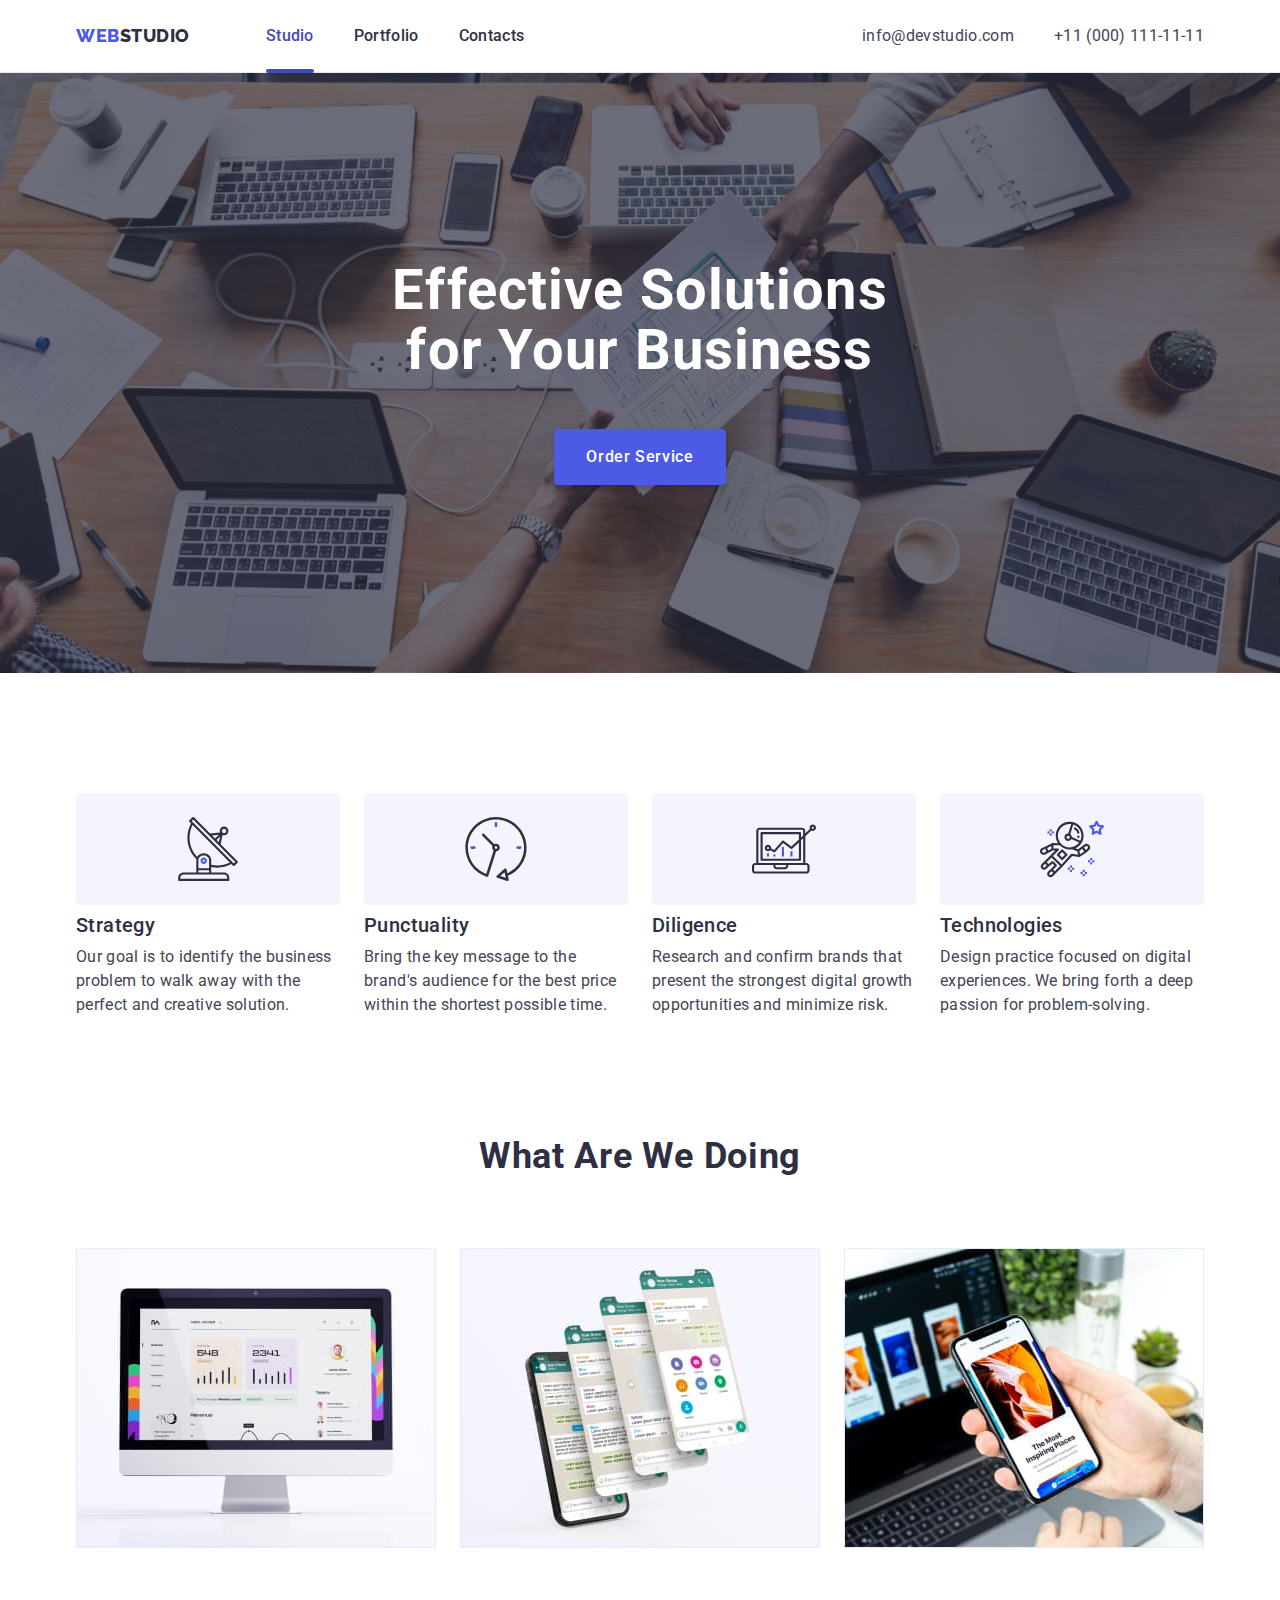
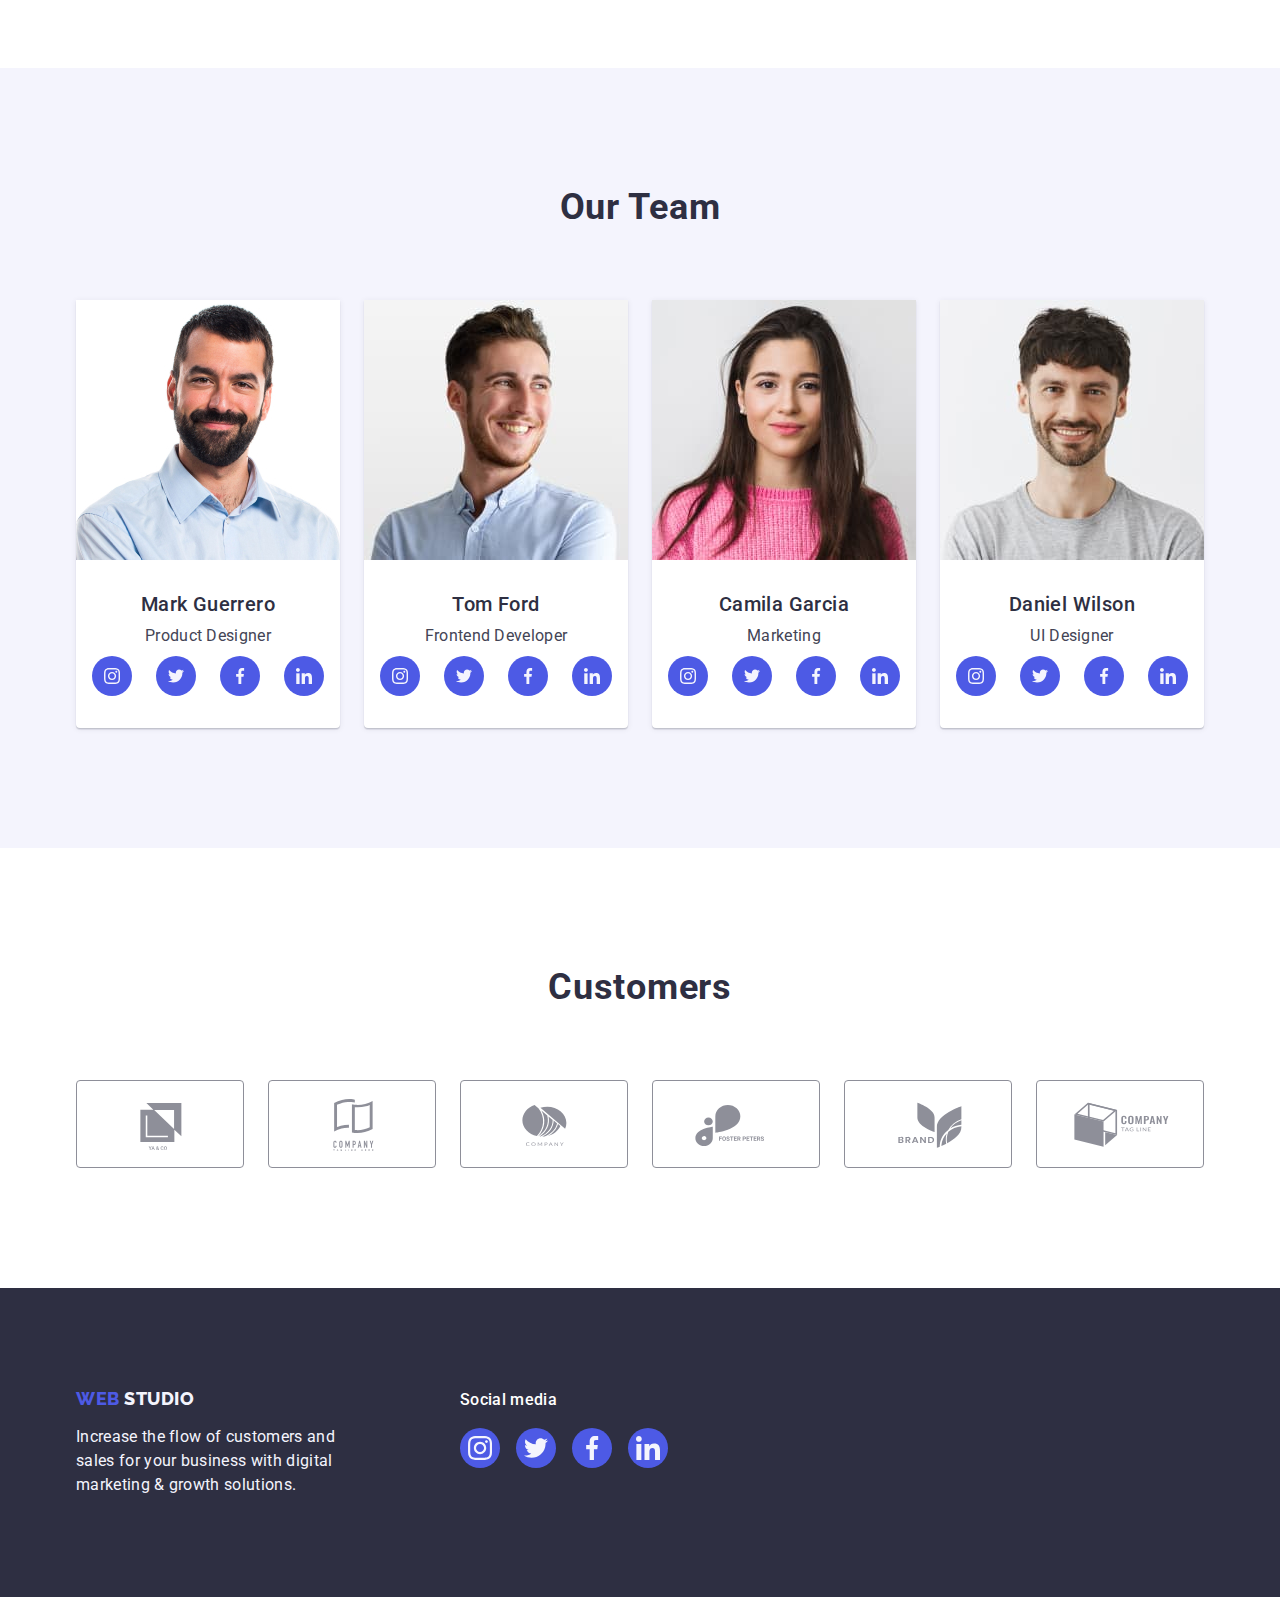
<file: index.html>
<!DOCTYPE html>
<html lang="en">
  <head lang="en">
    <meta charset="utf-8" />
    <title>WEBSTUDIO</title>
    <link rel="preconnect" href="https://fonts.googleapis.com" />
    <link rel="preconnect" href="https://fonts.gstatic.com" crossorigin />
    <link
      href="https://fonts.googleapis.com/css2?family=Raleway:wght@800&family=Roboto:wght@400;500;700;900&display=swap"
      rel="stylesheet"
    />
    <link
      rel="stylesheet"
      href="https://cdn.jsdelivr.net/npm/modern-normalize@1.1.0/modern-normalize.min.css"
    />
    <link rel="stylesheet" href="./css/styles.css" />
    <!-- modern-normalize -->
  </head>
  <body>
    <!-- header -->
    <header class="header">
      <div class="container header-container">
        <nav class="header-nav">
          <a class="logo link" href="./index.html"
            >Web<span class="logo-dark">Studio</span></a
          >
          <ul class="header-nav-list list">
            <li>
              <a class="nav-list-item current link" href="./index.html">Studio</a>
            </li>
            <li>
              <a class="nav-list-item link" href="./portfolio.html"
                >Portfolio</a
              >
            </li>
            <li><a class="nav-list-item link" href="">Contacts</a></li>
          </ul>
        </nav>
        <div class="address">
          <ul class="address list">
            <li>
              <a href="mailto:info@devstudio.com" class="address-contact link"
                >info@devstudio.com</a
              >
            </li>
            <li>
              <a href="tel:+110001111111" class="address-contact link"
                >+11 (000) 111-11-11</a
              >
            </li>
          </ul>
        </div>
      </div>
    </header>
    <main>
      <!-- Hero -->
      <section class="hero">
        <div class="container">
          <h1 class="header-one">Effective Solutions for Your Business</h1>
          <button type="button" class="button-order" data-modal-open>Order Service</button>
        </div>       
      </section>
       <!-- Modal window -->
        <div class="backdrop is-hidden" data-modal>
          <div class="modal">
            <button class="modal-close-button" type="button" data-modal-close>
              <svg class="modal-icon" width="8" height="8">
                <use href="./images/icon.svg#icon-close-black-18dp-2-1"></use>
              </svg>
            </button>
          </div>
        </div>
      <!-- About -->
      <section class="section">
        <div class="container about-container">
          <h2 class="visually-hidden">Advantages</h2>
          <ul class="about-list list">
            <li class="about-item"><div class="about-icon"><svg height="64" width="64"><use href="./images/icon.svg#icon-antenna-1" ></use>
            </svg></div>
              <h3 class="header-three">Strategy</h3>
              <p class="body-text">
                Our goal is to identify the business problem to walk away with
                the perfect and creative solution.
              </p>
            </li>
            <li class="about-item"><div class="about-icon">
              <svg width="64" height="64"><use href="./images/icon.svg#icon-clock-1"></use></svg>
            </div>
              <h3 class="header-three">Punctuality</h3>
              <p class="body-text">
                Bring the key message to the brand's audience for the best price
                within the shortest possible time.
              </p>
            </li>
            <li class="about-item"><div class="about-icon">
              <svg width="64" height="64"><use href="./images/icon.svg#icon-diagram-1" ></use></svg>
            </div>
              <h3 class="header-three">Diligence</h3>
              <p class="body-text">
                Research and confirm brands that present the strongest digital
                growth opportunities and minimize risk.
              </p>
            </li>
            <li class="about-item"><div class="about-icon">
              <svg width="64" height="64" ><use href="./images/icon.svg#icon-astronaut-1" ></use></svg>
            </div>
              <h3 class="header-three">Technologies</h3>
              <p class="body-text">
                Design practice focused on digital experiences. We bring forth a
                deep passion for problem-solving.
              </p>
            </li>
          </ul>
        </div>
      </section>
      <!-- Works -->
      <section class="section-works">
        <div class="container">
          <h2 class="header-main-page">What are we doing</h2>
          <ul class="works-list-container list">
            <li class="works-item">
              <img
                src="./images/Rectangle71(1).jpg"
                alt="white monitor"
                width="360"
              />
            </li>
            <li class="works-item">
              <img
                src="./images/rectangle71(2).jpg"
                alt="mobiles"
                width="360"
              />
            </li>
            <li class="works-item">
              <img src="./images/Rectangle71(3).jpg" alt="mobile" width="360" />
            </li>
          </ul>
        </div>
      </section>
      <!-- our team -->
      <section class="our-team section">
        <div class="container">
          <h2 class="header-main-page">Our Team</h2>
          <ul class="team-list list">
            <li class="our-team-item">
              <img src="./images/img.jpg" alt="man" />
              <div class="team-wrapper">
                <h3 class="header-three">Mark Guerrero</h3>
                <p class="body-text">Product Designer</p>                     
                <ul class="team-sm-list list">
                  <li class="team-sm-item link">
                    <a href="https://instagram.com" target="_blank" rel="noopener noreferrer" class="team-sm-link">
                      <svg class="team-smm-icon" width="16" height="16">
                        <use href="./images/icon.svg#icon-instagram-2"></use>
                      </svg>
                    </a>
                  </li>
                  <li class="team-sm-item link">
                    <a href="" target="_blank" rel="noopenner no referer" class="team-sm-link">
                      <svg class="team-smm-icon" width="16" height="16">
                        <use href="./images/icon.svg#icon-twitter-1"></use>
                      </svg>
                    </a>
                  </li>
                  <li class="team-sm-item link">
                    <a href="" target="_blank" rel="no opener no referer" class="team-sm-link">
                      <svg class="team-smm-icon" width="16" height="16">
                        <use href="./images/icon.svg#icon-facebook-1"></use>
                      </svg>
                    </a>
                  </li>
                  <li class="team-sm-item link">
                    <a href="" target="_blank" rel="no opener no referer" class="team-sm-link">
                      <svg class="team-smm-icon" width="16" height="16">
                        <use href="./images/icon.svg#icon-linkedin-1"></use>
                      </svg>
                    </a>
                  </li>
                </ul>          
              </div> 
            <li class="our-team-item">
              <img src="./images/img2.jpg" alt="man" width="264" />
              <div class="team-wrapper">
                <h3 class="header-three">Tom Ford</h3>
                <p class="body-text">Frontend Developer</p>
                <ul class="team-sm-list list">
                  <li class="team-sm-item link">
                    <a href="" target="_blank" rel="no opener no referer" class="team-sm-link">
                      <svg class="team-smm-icon" width="16" height="16">
                        <use href="./images/icon.svg#icon-instagram-2"></use>
                      </svg>
                    </a>
                  </li>
                  <li class="team-sm-item link">
                    <a href="" target="_blank" rel="noopenner no referer" class="team-sm-link">
                      <svg class="team-smm-icon" width="16" height="16">
                        <use href="./images/icon.svg#icon-twitter-1"></use>
                      </svg>
                    </a>
                  </li>
                  <li class="team-sm-item link">
                    <a href="" target="_blank" rel="no opener no referer" class="team-sm-link">
                      <svg class="team-smm-icon" width="16" height="16">
                        <use href="./images/icon.svg#icon-facebook-1"></use>
                      </svg>
                    </a>
                  </li>
                  <li class="team-sm-item link">
                    <a href="" target="_blank" rel="no opener no referer" class="team-sm-link">
                      <svg class="team-smm-icon" width="16" height="16">
                        <use href="./images/icon.svg#icon-linkedin-1"></use>
                      </svg>
                    </a>
                  </li>
                </ul> 
              </div>
            </li>
            <li class="our-team-item">
              <img src="./images/img1.jpg" alt="whoman" width="264" />
              <div class="team-wrapper">
                <h3 class="header-three">Camila Garcia</h3>
                <p class="body-text">Marketing</p>
                <ul class="team-sm-list list">
                  <li class="team-sm-item link">
                    <a href="" target="_blank" rel="no opener no referer" class="team-sm-link">
                      <svg class="team-smm-icon" width="16" height="16">
                        <use href="./images/icon.svg#icon-instagram-2"></use>
                      </svg>
                    </a>
                  </li>
                  <li class="team-sm-item link">
                    <a href="" target="_blank" rel="noopenner no referer" class="team-sm-link">
                      <svg class="team-smm-icon" width="16" height="16">
                        <use href="./images/icon.svg#icon-twitter-1"></use>
                      </svg>
                    </a>
                  </li>
                  <li class="team-sm-item link">
                    <a href="" target="_blank" rel="no opener no referer" class="team-sm-link">
                      <svg class="team-smm-icon" width="16" height="16">
                        <use href="./images/icon.svg#icon-facebook-1"></use>
                      </svg>
                    </a>
                  </li>
                  <li class="team-sm-item link">
                    <a href="" target="_blank" rel="no opener no referer" class="team-sm-link">
                      <svg class="team-smm-icon" width="16" height="16">
                        <use href="./images/icon.svg#icon-linkedin-1"></use>
                      </svg>
                    </a>
                  </li>
                </ul> 
              </div>
            </li>
            <li class="our-team-item">
              <img src="./images/img(1).jpg" alt="man" width="264" />
              <div class="team-wrapper">
                <h3 class="header-three">Daniel Wilson</h3>
                <p class="body-text">UI Designer</p>
                <ul class="team-sm-list list">
                  <li class="team-sm-item link">
                    <a href="" target="_blank" rel="no opener no referer" class="team-sm-link">
                      <svg class="team-smm-icon" width="16" height="16">
                        <use href="./images/icon.svg#icon-instagram-2"></use>
                      </svg>
                    </a>
                  </li>
                  <li class="team-sm-item link">
                    <a href="" target="_blank" rel="noopenner no referer" class="team-sm-link">
                      <svg class="team-smm-icon" width="16" height="16">
                        <use href="./images/icon.svg#icon-twitter-1"></use>
                      </svg>
                    </a>
                  </li>
                  <li class="team-sm-item link">
                    <a href="" target="_blank" rel="no opener no referer" class="team-sm-link">
                      <svg class="team-smm-icon" width="16" height="16">
                        <use href="./images/icon.svg#icon-facebook-1"></use>
                      </svg>
                    </a>
                  </li>
                  <li class="team-sm-item link">
                    <a href="" target="_blank" rel="no opener no referer" class="team-sm-link">
                      <svg class="team-smm-icon" width="16" height="16">
                        <use href="./images/icon.svg#icon-linkedin-1"></use>
                      </svg>
                    </a>
                  </li>
                </ul> 
              </div>
            </li>
          </ul>
        </div>
      </section>
      <!-- Custumers -->
      <section class="section">
        <div class="container">
          <h2 class="header-main-page">Customers</h2>
            <ul class="customers-list list">
              <li class="customers-item">
                <a href="" class="customers-link"><svg class="customers-icon" width="104" height="56"><use href="./images/icon.svg#icon-Logo"></use></svg></a>
              </li>
              <li class="customers-item">
                <a href="" class="customers-link"><svg class="customers-icon" width="104" height="56"><use href="./images/icon.svg#icon-Logo-1"></use></svg></a>
              </li>
              <li class="customers-item">
                <a href="" class="customers-link"><svg class="customers-icon" width="104" height="56"><use href="./images/icon.svg#icon-Logo-2"></use></svg></a>
              </li>
              <li class="customers-item">
                <a href="" class="customers-link"><svg class="customers-icon" width="104" height="56"><use href="./images/icon.svg#icon-Logo-3"></use></svg></a>
              </li>
              <li class="customers-item">
                <a href="" class="customers-link"><svg class="customers-icon" width="104" height="56"><use href="./images/icon.svg#icon-Logo-4"></use></svg></a>
              </li>
              <li class="customers-item">
                <a href="" class="customers-link"><svg class="customers-icon" width="104" height="56"><use href="./images/icon.svg#icon-Logo-5"></use></svg></a>
              </li>
            </ul>          
        </div>
      </section>      
    </main> 
    <!-- footer -->
    <footer class="footer">      
        <div class="footer-content container">
          <div class="footer-left-side">
            <a class="logo link footer-logo" href="./index.html"
              >Web <span class="logo-light">Studio</span></a
            >
            <p class="footer-text">
              Increase the flow of customers and sales for your business with
              digital marketing & growth solutions.
            </p>
          </div>
          <div class="footer-right-side">
            <p class="footer-title-sm">Social media</p>
            <ul class="footer-sm-list list">
              <li class="team-sm-item link">
                <a href="" target="_blank" rel="no opener no referer" class="team-sm-link">
                  <svg class="team-smm-icon" width="24" height="24">
                    <use href="./images/icon.svg#icon-instagram-2"></use>
                  </svg>
                </a>
              </li>
              <li class="team-sm-item link">
                <a href="" target="_blank" rel="noopenner no referer" class="team-sm-link">
                  <svg class="team-smm-icon" width="24" height="24">
                    <use href="./images/icon.svg#icon-twitter-1"></use>
                  </svg>
                </a>
              </li>
              <li class="team-sm-item link">
                <a href="" target="_blank" rel="no opener no referer" class="team-sm-link">
                  <svg class="team-smm-icon" width="24" height="24">
                    <use href="./images/icon.svg#icon-facebook-1"></use>
                  </svg>
                </a>
              </li>
              <li class="team-sm-item link">
                <a href="" target="_blank" rel="no opener no referer" class="team-sm-link">
                  <svg class="team-smm-icon" width="24" height="24">
                    <use href="./images/icon.svg#icon-linkedin-1"></use>
                  </svg>
                </a>
              </li>
            </ul>
          </div>
        </div>           
    </footer>
    <script src="./js/modal.js"></script>
  </body>
</html>
</file>
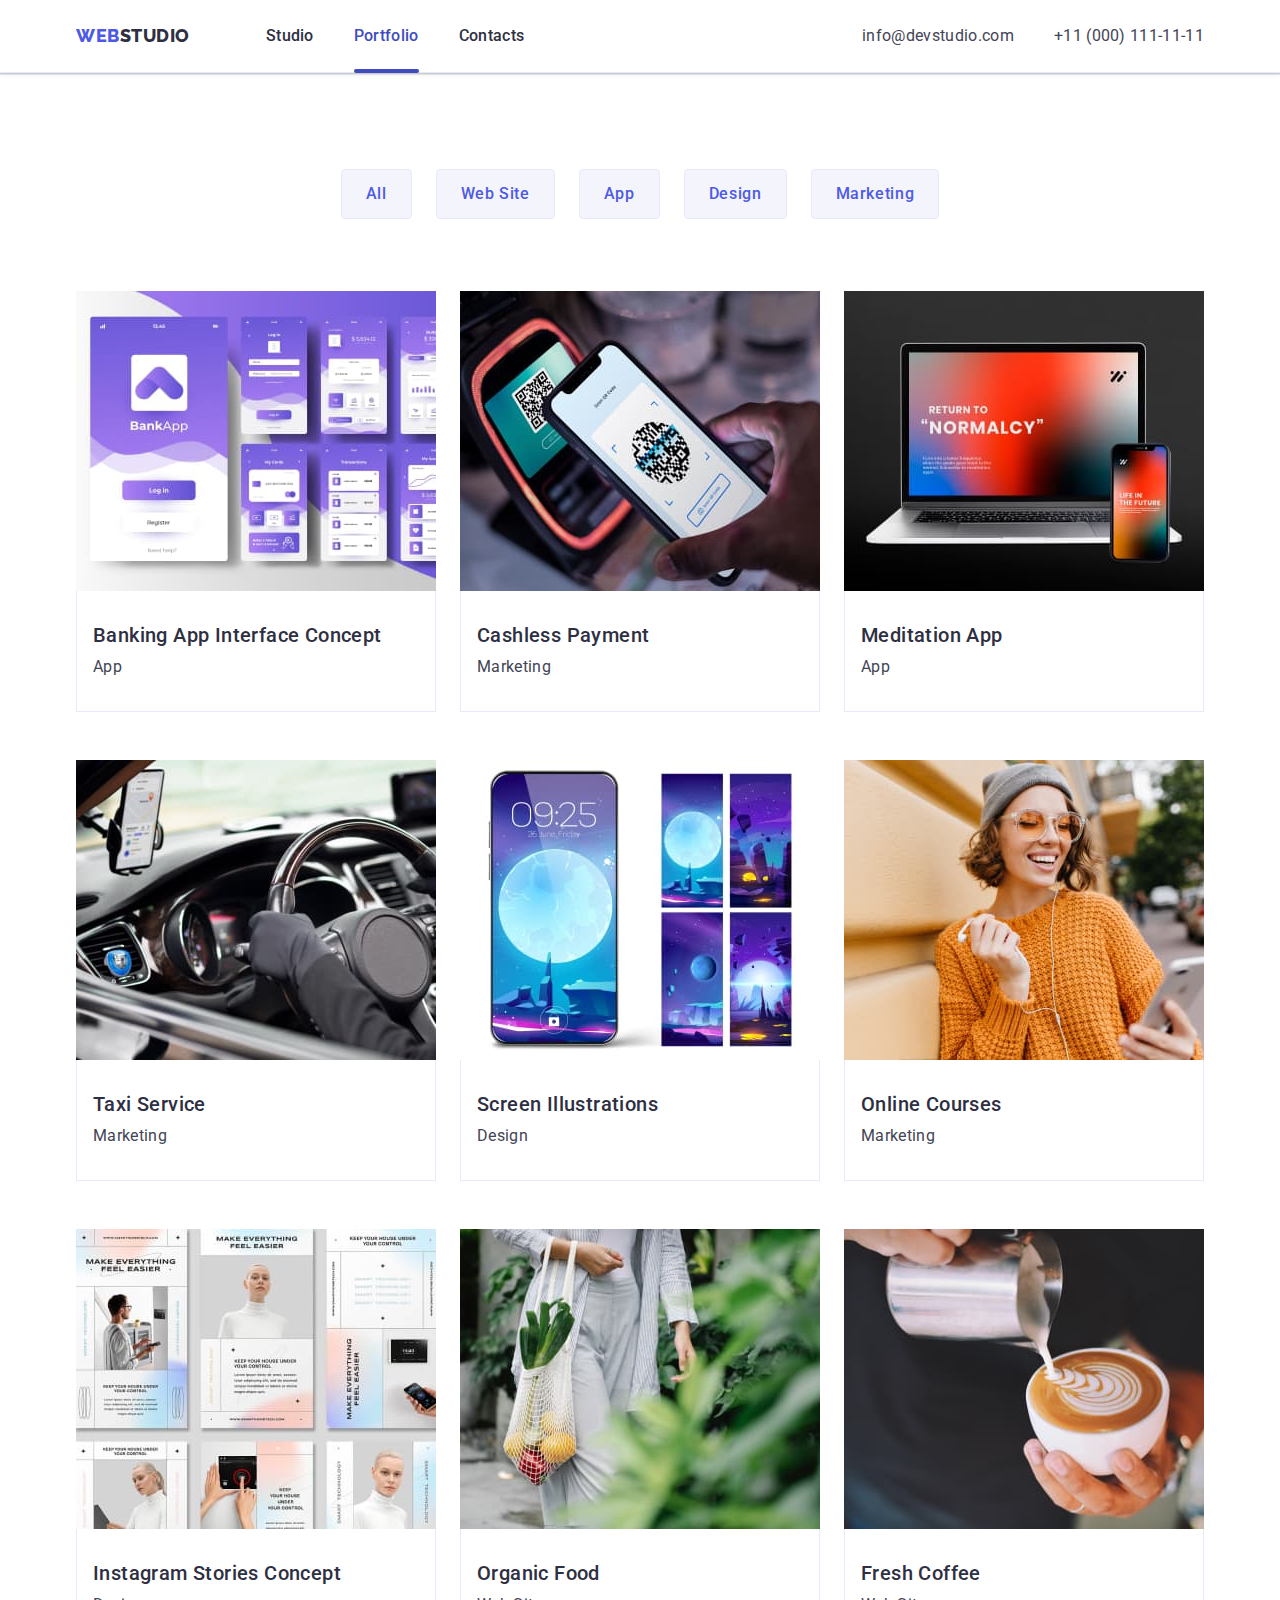
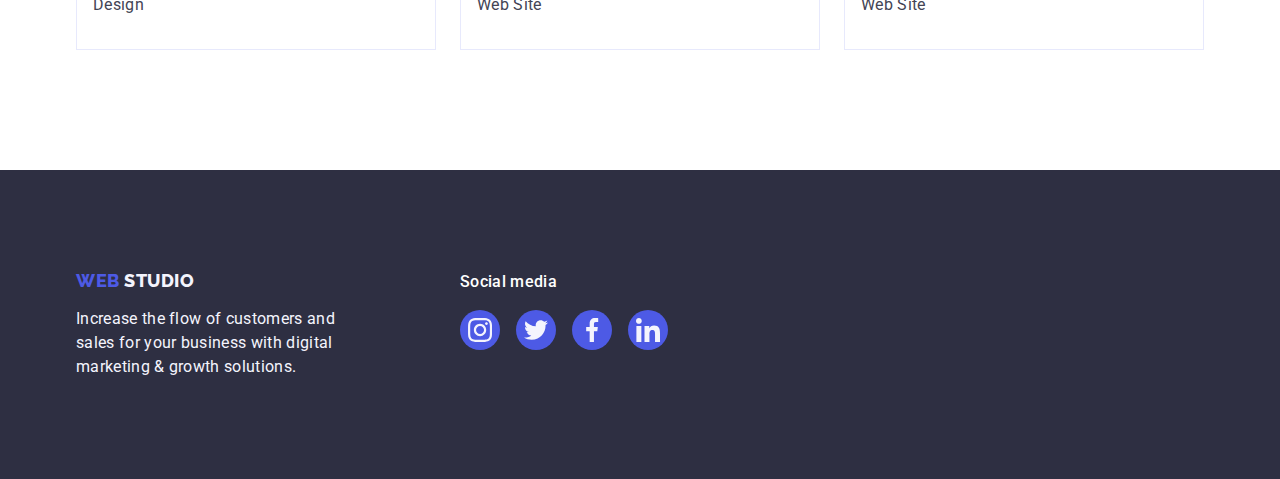
<file: portfolio.html>
<!DOCTYPE html>
<html lang="en">
  <head>
    <meta charset="UTF-8" />
    <meta http-equiv="X-UA-Compatible" content="IE=edge" />
    <meta name="viewport" content="width=device-width, initial-scale=1.0" />
    <title>Portfolio</title>
    <link rel="preconnect" href="https://fonts.googleapis.com" />
    <link rel="preconnect" href="https://fonts.gstatic.com" crossorigin />
    <link
      href="https://fonts.googleapis.com/css2?family=Raleway:wght@800&family=Roboto:wght@400;500;700;900&display=swap"
      rel="stylesheet"
    />
    <!-- modern-normalize -->
    <link
      rel="stylesheet"
      href="https://cdn.jsdelivr.net/npm/modern-normalize@1.1.0/modern-normalize.min.css"
    />
    <link rel="stylesheet" href="./css/styles.css" />
  </head>
  <body>
     <!-- header -->
     <header class="header">
      <div class="container header-container">
        <nav class="header-nav">
          <a class="logo link" href="./index.html"
            >Web<span class="logo-dark">Studio</span></a
          >
          <ul class="header-nav-list list">
            <li>
              <a class="nav-list-item link" href="./index.html">Studio</a>
            </li>
            <li>
              <a class="nav-list-item current link" href="./portfolio.html"
                >Portfolio</a
              >
            </li>
            <li><a class="nav-list-item link" href="">Contacts</a></li>
          </ul>
        </nav>
        <address class="address">
          <ul class="address list">
            <li>
              <a href="mailto:info@devstudio.com" class="address-contact link"
                >info@devstudio.com</a
              >
            </li>
            <li>
              <a href="tel:+110001111111" class="address-contact link"
                >+11 (000) 111-11-11</a
              >
            </li>
          </ul>
        </address>
      </div>
    </header>
    <main>
      <!-- buttons section -->
      <section class="gallery-section">
        <div class="container">
          <h1 class="visually-hidden">Filters</h1>
          <ul class="button-list list">
            <li><button type="button" class="button">All</button></li>
            <li><button type="button" class="button">Web Site</button></li>
            <li><button type="button" class="button">App</button></li>
            <li><button type="button" class="button">Design</button></li>
            <li><button type="button" class="button">Marketing</button></li>
          </ul>
          <!-- Row 1 -->
          <ul class="gallery-list list card-set">
            <li class="card-set-item">              
                <a href="" class="card-set-link">
                  <div class="card-box">
                    <img
                      src="./images/project-card-1.jpg"
                      alt="different interfaces"
                      width="360"
                      height="300"
                    /><p class="card-overlay">14 Stylish and User-Friendly App Design Concepts · Task Manager App · Calorie Tracker App · Exotic Fruit Ecommerce App · Cloud Storage App</p>
                  </div>
                  <div class="gallery-wrapp">
                    <h2 class="header-three">Banking App Interface Concept</h2>
                    <p class="body-text">App</p>
                  </div>
                </a>                          
            </li>
            <li class="card-set-item">
              <a href="" class="card-set-link">
                <div class="card-box">
                  <img
                    src="./images/project-card-2.jpg"
                    alt="phone uses qr code"
                    width="360"
                    height="300"
                  /><p class="card-overlay">14 Stylish and User-Friendly App Design Concepts · Task Manager App · Calorie Tracker App · Exotic Fruit Ecommerce App · Cloud Storage App</p>
                </div>
                <div class="gallery-wrapp">
                  <h2 class="header-three">Cashless Payment</h2>
                  <p class="body-text">Marketing</p>
                </div>
              </a>
            </li>
            <li class="card-set-item">
              <a href="" class="card-set-link">
                <div class="card-box">
                  <img
                    src="./images/project-card-3.jpg"
                    alt="laptop and mobile"
                    width="360"
                    height="300"
                  /><p class="card-overlay">14 Stylish and User-Friendly App Design Concepts · Task Manager App · Calorie Tracker App · Exotic Fruit Ecommerce App · Cloud Storage App</p>
                </div>
                <div class="gallery-wrapp">
                  <h2 class="header-three">Meditation App</h2>
                  <p class="body-text">App</p>
                </div>
              </a>
            </li>
            <li class="card-set-item">
              <a href="" class="card-set-link">
                <div class="card-box">
                  <img
                    src="./images/project-card-4.jpg"
                    alt="hand holds the steering wheel of the car"
                    width="360"
                    height="300"
                  /><p class="card-overlay">14 Stylish and User-Friendly App Design Concepts · Task Manager App · Calorie Tracker App · Exotic Fruit Ecommerce App · Cloud Storage App</p>
                </div>
                <div class="gallery-wrapp">
                  <h2 class="header-three">Taxi Service</h2>
                  <p class="body-text">Marketing</p>
                </div>
              </a>
            </li>
            <li class="card-set-item">
              <a href="" class="card-set-link">
                <div class="card-box">
                  <img
                    src="./images/project-card-5.jpg"
                    alt="mobile phone with screen Illustrations like on the Moon"
                    width="360"
                    height="300"
                  /><p class="card-overlay">14 Stylish and User-Friendly App Design Concepts · Task Manager App · Calorie Tracker App · Exotic Fruit Ecommerce App · Cloud Storage App</p>
                </div>
                <div class="gallery-wrapp">
                  <h2 class="header-three">Screen Illustrations</h2>
                  <p class="body-text">Design</p>
                </div>
              </a>
            </li>
            <li class="card-set-item">
              <a href="" class="card-set-link">
                <div class="card-box">
                  <img
                    src="./images/project-card-6.jpg"
                    alt="the girl enjoys her phone"
                    width="360"
                    height="300"
                  /><p class="card-overlay">14 Stylish and User-Friendly App Design Concepts · Task Manager App · Calorie Tracker App · Exotic Fruit Ecommerce App · Cloud Storage App</p>
                </div>
                <div class="gallery-wrapp">
                  <h2 class="header-three">Online Courses</h2>
                  <p class="body-text">Marketing</p>
                </div>
              </a>
            </li>
            <li class="card-set-item">
              <a href="" class="card-set-link">
                <div class="card-box">
                  <img
                    src="./images/project-card-7.jpg"
                    alt="different types of stories"
                    width="360"
                    height="300"
                  /><p class="card-overlay">14 Stylish and User-Friendly App Design Concepts · Task Manager App · Calorie Tracker App · Exotic Fruit Ecommerce App · Cloud Storage App</p>
                </div>
                <div class="gallery-wrapp">
                  <h2 class="header-three">Instagram Stories Concept</h2>
                  <p class="body-text">Design</p>
                </div></a
              >
            </li>
            <li class="card-set-item">
              <a href="" class="card-set-link">
                <div class="card-box">
                  <img
                    src="./images/project-card-8.jpg"
                    alt="whoman with the vegetables"
                    width="360"
                    height="300"
                  /><p class="card-overlay">14 Stylish and User-Friendly App Design Concepts · Task Manager App · Calorie Tracker App · Exotic Fruit Ecommerce App · Cloud Storage App</p>
                </div>
                <div class="gallery-wrapp">
                  <h2 class="header-three">Organic Food</h2>
                  <p class="body-text">Web Site</p>
                </div>
              </a>
            </li>
            <li class="card-set-item">
              <a href="" class="card-set-link">
                <div class="card-box">
                  <img
                    src="./images/project-card-9.jpg"
                    alt="someone makes cappucchino"
                    width="360"
                    height="300"
                  /><p class="card-overlay">14 Stylish and User-Friendly App Design Concepts · Task Manager App · Calorie Tracker App · Exotic Fruit Ecommerce App · Cloud Storage App</p>
                </div>
                <div class="gallery-wrapp">
                  <h2 class="header-three">Fresh Coffee</h2>
                  <p class="body-text">Web Site</p>
                </div>
              </a>
            </li>
          </ul>
        </div>
      </section>
    </main>
    <!-- footer -->
    <footer class="footer">      
      <div class="footer-content container">
        <div class="footer-left-side">
          <a class="logo link footer-logo" href="./index.html"
            >Web <span class="logo-light">Studio</span></a
          >
          <p class="footer-text">
            Increase the flow of customers and sales for your business with
            digital marketing & growth solutions.
          </p>
        </div>
        <div class="footer-right-side">
          <p class="footer-title-sm">Social media</p>
          <ul class="footer-sm-list list">
            <li class="team-sm-item link">
              <a href="" target="_blank" rel="no opener no referer" class="team-sm-link">
                <svg class="team-smm-icon" width="24" height="24">
                  <use href="./images/icon.svg#icon-instagram-2"></use>
                </svg>
              </a>
            </li>
            <li class="team-sm-item link">
              <a href="" target="_blank" rel="noopenner no referer" class="team-sm-link">
                <svg class="team-smm-icon" width="24" height="24">
                  <use href="./images/icon.svg#icon-twitter-1"></use>
                </svg>
              </a>
            </li>
            <li class="team-sm-item link">
              <a href="" target="_blank" rel="no opener no referer" class="team-sm-link">
                <svg class="team-smm-icon" width="24" height="24">
                  <use href="./images/icon.svg#icon-facebook-1"></use>
                </svg>
              </a>
            </li>
            <li class="team-sm-item link">
              <a href="" target="_blank" rel="no opener no referer" class="team-sm-link">
                <svg class="team-smm-icon" width="24" height="24">
                  <use href="./images/icon.svg#icon-linkedin-1"></use>
                </svg>
              </a>
            </li>
          </ul>
        </div>
      </div>           
  </footer>
  </body>
</html>
</file>
<file: css/styles.css>
body {
  font-family: "Roboto", sans-serif;
  color: var(--body-text-color);
  background-color: var(--white-background-color);
}
:root {
  --main-header-color: #2e2f42;
  --body-text-color: #434455;
  --primary-brand-color: #4d5ae5;
  --light: #f4f4fd;
  --pressed-state-color: #404bbf;
  --white-background-color: #ffffff;
  --button-border-color:#e7e9fc;
  --customers-icon-color: #8E8F99;
  /* Others */
  --transition-dur-and-func: 250ms cubic-bezier(0.4, 0, 0.2, 1);
} 
.link {
  text-decoration: none;  
}
 .container {
  width: 1158px;
  padding-left: 15px;
  padding-right: 15px;
  margin: 0 auto;}
  .section {
    padding-bottom: 120px;
    padding-top: 120px;
  }
/**
  |============================
  |HEADER
  |============================
  
*/
/*  Making header.page-header a Flex-container and aligning elements  */
.header-container {
  display: flex;
  align-items: center;
 }
.header-nav {
  display: flex;
  margin-right: auto;
  align-items: center; 
}
.header-nav-list {
  display: flex;
  align-items: center;
  gap: 40px;   
}
.header {
  border-bottom: 1px solid #e7e9fc;
  box-shadow: 0px 2px 1px rgba(46, 47, 66, 0.08), 0px 1px 1px rgba(46, 47, 66, 0.16), 0px 1px 6px rgba(46, 47, 66, 0.08);
}

/**
  |============================
  | logo
  |============================
*/
.logo {
  margin-right: 76px;
  padding-top: 24px;
  padding-bottom: 24px;
  font-family: "Raleway", sans-serif;
  font-weight: 800;
  font-size: 18px;
  line-height: 1.17;
  letter-spacing: 0.03em;
  text-transform: uppercase;
  /* IRIS */
  color: var(--primary-brand-color);
}
.logo-dark {
  /* NAVY BLUE */
  color: var(--main-header-color);
  padding-top: 24px;
  padding-bottom: 24px;
}
/**
  |============================
  | menu nav-list
  |============================
*/
.list {
  list-style: none;
  margin: 0;
  padding: 0;
}
.nav-list-item {
  font-weight: 500;
  font-size: 16px;
  line-height: 1.5;
  letter-spacing: 0.02em;
  color: var(--main-header-color);
  display: inline-block;
  padding-top: 24px;
  padding-bottom: 24px;
  position: relative; 
  transition: color var(--transition-dur-and-func);
}
.nav-list-item:nth-last-child {margin-right: 0px;}

.nav-list-item:hover,
.nav-list-item:focus,
.nav-list-item:active {
  color: var(--pressed-state-color);}
  


.nav-list-item::after {
  content: "";
  display: block;
  width: 100%;
  height: 4px;
  border-radius: 4px;
  position: absolute;  
  bottom:0;
  
  }
.nav-list-item.current::after {
  content: "";
  display: block;
  width: 100%;
  height: 4px;
  border-radius: 4px;
  position: absolute;  
  bottom: -1px;
  background-color: var(--pressed-state-color);
}
.current {
  color: var(--pressed-state-color);
}
  /**
    |============================
    | address-list
    |============================
  */

.address {
  display: flex;
  gap: 40px;
  font-style: normal;
  font-weight: 400;
  font-size: 16px;
  line-height: 1.5;
  letter-spacing: 0.02em;
  color: var(--body-text-color);
}
.address-contact {
  color: var(--body-text-color);
  padding-top: 24px;
  padding-bottom: 188px;
  transition: color var(--transition-dur-and-func);
}
.address-contact:active,
.address-contact:focus,
.address-contact:hover {
  color: var(--pressed-state-color);
}


/**
  |============================
  | 1  HERO FIRSR SECSION
  |============================
*/
.hero {
  background-color : var(--main-header-color);
  text-align: center;
  padding: 188px 0; 
  background-repeat: no-repeat;
  background-position: center;
  background-image: linear-gradient(rgba(46, 47, 66, 0.7), rgba(46, 47, 66, 0.7)), url(../images/people-office.jpg);  
  max-width: 1440px;
  background-size: cover; 
  margin-right: auto;
  margin-left: auto;
}
  .header-one {
  font-weight: 700;
  font-size: 56px;
  line-height: 1.07;
  letter-spacing: 0.02em;
  margin-bottom: 48px;
  max-width: 496px;
  margin: 0 auto 48px auto;
   

  /* WHITE */

  color: var(--white-background-color);
}
.button-order {
  font-family: inherit;
  font-weight: 500;
  font-size: 16px;
  line-height: 1.5;
  letter-spacing: 0.04em;
  cursor: pointer;
  padding: 16px 32px;
  min-width: 169px;
  min-height: 56px;
  display: block;
  height: 56px;
  border: none; 
  /* WHITE */
  color: var(--white-background-color);
  background-color: var(--primary-brand-color);
  box-shadow: 0px 4px 4px rgba(0, 0, 0, 0.15);
  border-radius: 4px;
  margin: 0 auto;
  transition: background-color var(--transition-dur-and-func);
}
.button-order:hover,
.button-order:focus,
.button-order:active {
  background-color: var(--pressed-state-color);
}
  

/**
  |============================
  |2 ABOUT   SECOND SECSION
  |============================
*/
.about-container {
  display: flex;
  align-items: center;    
}
.about-list {
  display: flex;
  gap: 24px;
  }
.about-item {
  width: calc((100%-3*24px)/4);
}
.header-three {
  font-weight: 500;
  font-size: 20px;
  line-height: 1.2;
  letter-spacing: 0.02em;
  margin-bottom: 8px;

  /* NAVY BLUE */

  color: var(--main-header-color);
}
.body-text {
  font-weight: 400;
  font-size: 16px;
  line-height: 1.5;
  letter-spacing: 0.02em;

  /* SLATE */

  color: var(--body-text-color);
}

/* icons */
.about-icon {
  display: flex;
  width: 264px;
  height: 112px;
  background-color: #f4f4fd;
  justify-content: center; 
  border-radius: 4px; 
  margin-bottom: 8px;
  align-items: center;
}

/**
  |============================
  | button
  |============================
*/
.button {
  font-family: inherit;
  font-weight: 500;
  font-size: 16px;
  line-height: 1.5;
  letter-spacing: 0.04em;
  cursor: pointer;
  color: var(--primary-brand-color);
  background: var(--light);
  /* IRIS */
  padding: 12px 24px;
  border: 1px solid var(--button-border-color);
  border-radius: 4px;
  transition: color var(--transition-dur-and-func), background-color var(--transition-dur-and-func), box-shadow var(--transition-dur-and-func);
}
.button:hover,
.button:focus,
.button:active {
  border: 1px solid transparent;
  color: var(--white-background-color);
  background-color: var(--pressed-state-color);
  box-shadow: 0px 3px 1px rgba(0, 0, 0, 0.1), 0px 2px 1px rgba(0, 0, 0, 0.08), 0px 2px 2px rgba(0, 0, 0, 0.12);
  border-radius: 4px;
}


.button-list {
  display: flex;
  gap: 24px;
  justify-content: center; 
  margin-bottom: 72px
}


/**
  |============================
  |3 works
  |============================
*/
.works-list-container {
  display: flex;
  gap: 24px;
}
.section-works {
  padding-bottom: 120px;
}
.header-main-page {
  font-weight: 700;
  font-size: 36px;
  line-height: 1.1;
  text-align: center;
  letter-spacing: 0.02em;
  text-transform: capitalize;
  margin-bottom: 72px;
  /* NAVY BLUE */
  color: var(--main-header-color);
}

/**
  |============================
  |4 our team
  |============================
*/
.our-team {
  background-color: var(--light);
}
.our-team-item {
  background-color: var(--white-background-color);
  width: calc((100% - 3 * var(--indent)) / 4);
  box-shadow: 0px 1px 6px rgba(46, 47, 66, 0.08), 0px 1px 1px rgba(46, 47, 66, 0.16), 0px 2px 1px rgba(46, 47, 66, 0.08);
  border-radius: 0px 0px 4px 4px;
  transition: color 250ms cubic-bezier(0.4, 0, 0.2, 1);
}

.team-list {
  display: flex;
  flex-wrap: wrap;
  text-align: center;
  gap: 24px;
  
}
.team-wrapper {
  padding: 32px 0;
  border-radius: 0px 0px 4px 4px;
}
.header-two {
  font-weight: 700;
  font-size: 36px;
  line-height: 1.11;
  text-align: center;
  letter-spacing: 0.02em;
  text-transform: capitalize;
  color: var(--main-header-color);
}

.team-sm-list {
  width: 232px;
  height: 40px;
  margin-top: 8px; 
  display: flex;  
  gap: 24px;
  margin-left: auto;
  margin-right: auto;
  justify-content: center;
}
.team-smm-icon {
  fill: var(--light);
}
.team-sm-link { 
  width: 40px;
  height: 40px;
  display: flex;
  align-items: center;
  justify-content: center;
  background-color: var(--primary-brand-color);
  border-radius: 50%;
  transition: background-color var(--transition-dur-and-func);
}
.team-sm-link:hover,
.team-sm-link:focus {
  background-color: #404bbf;
}

/**
  |============================
  | 5 Customers
  |============================
*/
.customers-list {
  display: flex;
  align-items: center;
  gap: 24px;
  /* width: 168px;
  height: 88px; */
}

.customers-list {  
  display: flex;
  gap: 24;
  
  }
.customers-item {
width: 168px;
height: 88px; 
}
.customers-link {
display: flex;
align-items: center;
justify-content: center;
width: 100%;
height: 100%;
border: 1px solid var(--customers-icon-color);
border-radius: 4px;
color: var(--customers-icon-color);

transition: color var(--transition-dur-and-func), border var(--transition-dur-and-func);
}

.customers-link:hover,
.customers-link:focus {
  border: 1px solid var(--pressed-state-color);
  color: var(--pressed-state-color);
}

.customers-icon { 
fill: currentColor;
transition: var(--transition-dur-and-func);
}

.customers-icon:hover,
.customers-icon:focus {
  fill: var(--pressed-state-color);
}


/* .team-wrapper::after {
  content: "";
  display: flex;
  width: 24px;
  height: 24px;
} */
.list-of-sm {
  display: flex;
}
/**
  |============================
  | FOOTER
  |============================
*/

.footer {
  background-color: var(--main-header-color);
  padding: 100px 0;
}
.logo-light {
  color: var(--light);
}
.footer-text {
  font-weight: 400;
  font-size: 16px;
  line-height: 1.5;
  letter-spacing: 0.02em;
  color: var(--light);
}
.footer--content {
   padding: 100px 0;  
}
.footer-logo {
  display: inline-block;
  margin-bottom: 16px;
  padding: 0;
}
.footer-text {
  max-width: 264px;
}
.footer.footer-content.logo {
  padding-top: 0;
  padding-bottom: 0;
  
}
.footer-content {
  display: flex;
  gap: 120px;
  align-items: baseline;

}
.footer-title-sm {
font-weight: 500;
font-size: 16px;
line-height: 1.5;
letter-spacing: 0.02em;
color: var(--white-background-color);
margin-bottom: 16px;
}
.footer-right-side {
display: inline-block;
flex-wrap: wrap;

transition: background-color var(--transition-dur-and-func);
}
.footer-sm-list {
  width: 232px;
  height: 40px;  
  display: flex;
  gap: 16px;
  margin-left: auto;
  margin-right: auto;
}
.footer-right-side a:hover,
.footer-right-side a:focus {
  background-color: #31D0AA;
}
/* .footer-right-side a:hover,
.footer-right-side a:focus {transition:250ms cubic-bezier(0.4, 0, 0.2, 1)}                                                                                                                                  */
/**
  |============================
  | reset start
  |============================
*/
p,
h1,
h2,
h3,
h4,
h5,
h6 {
  margin: 0;
}

a {
  text-decoration: none;
  color: currentColor;
}
ul {
  margin: 0;
  padding: 0;
}

img {
  display: block;
}
button {
  cursor: pointer;
 } 

 /**
    |============================
    | Portfolio Card set
    |============================
  */
  .card-set {
    display: flex;
    flex-wrap: wrap;
    gap: var(--indent);
  }
  .card-set-item {
    width: calc((100% - 48px) / 3);        
  }
 
  .gallery-list {
   --items: 3; 
   row-gap: 48px;
   column-gap: 24px;  
  }

  .gallery-section {
    padding-top: 96px; 
    padding-bottom: 120px;
  }

  .gallery-wrapp {
    padding: 32px 16px;
    border: 1px solid var(--button-border-color);
    border-top: none; 
  }

  .card-set-link {
    display:block;
    position: relative;    
    overflow: hidden; 
    transition: box-shadow var(--transition-dur-and-func);
  }
    
  .card-set-link:hover,
  .card-set-link:focus {
  box-shadow: 0px 1px 6px rgba(46, 47, 66, 0.08), 0px 1px 1px rgba(46, 47, 66, 0.16), 0px 2px 1px rgba(46, 47, 66, 0.08);
}
/* card overlay */
.card-box {
  position: relative;
  overflow: hidden;
}
  .card-overlay {
    position: absolute;
    width: 100%;
    height: 100%;
    background-color: var(--primary-brand-color);
    bottom: 0;
    left: 0;
    /* overflow: auto; */
    padding: 40px 32px;
    transform: translateY(100%);
    transition: 250ms cubic-bezier(0.4, 0, 0.2, 1);
    cursor: pointer; 
    font-size: 16px;
    line-height: 1.5;
    letter-spacing: 0.02em;
    color: var(--light);  
  }
  .card-set-link:hover .card-overlay,
  .card-set-link:focus .card-overlay {
  transform: translateY(0);
  }
.visually-hidden {
  position: absolute;
  width: 1px;
  height: 1px;
  margin: -1px;
  border: 0;
  padding: 0;
  white-space: nowrap;
  clip-path: inset(100%);
  clip: rect(0 0 0 0);
  overflow: hidden;
}

      /**
    |============================
    | outline: 2px solid orange;
    |============================
  */
  /**
    |============================
    | Modal window
    |============================
  */
  .backdrop {
    
    position: fixed;
    top: 0;
    left: 0;
    right: 0;
    bottom: 0;
    background-color: rgba(46, 47, 66, 0.4);
    transition: opacity 300ms, visibility 300ms;
  }
  .modal {
    position: absolute;   
    min-height: 576px;
    width: 408px;    
    top: 50%;
    left: 50%;
    background-color: rgba(252, 252, 252, 1);
    box-shadow: 0px 1px 1px rgba(0, 0, 0, 0.14), 0px 1px 3px rgba(0, 0, 0, 0.12), 0px 2px 1px rgba(0, 0, 0, 0.2);
    border-radius: 4px;    
    transform: translate(-50%, -50%);    
    
  }
   .is-hidden {
    opacity: 0;
    visibility: hidden;
    pointer-events: none;
  }
  .backdrop.is-hidden {
    transition: opacity 300ms, visibility 300ms; 
  }

  .modal-close-button {   
    position: absolute; 
    top: 24px;
    right: 24px;
    display: flex;
    justify-content: center;
    align-items: center;
    margin-left: auto;
    width: 24px;
    height: 24px;
    cursor: pointer;
    background: #E7E9FC;
    border: 1px solid rgba(0, 0, 0, 0.1);
    border-radius: 50%;
    padding: 0;
    transition: background-color var(--transition-dur-and-func);
  }
  .modal-close-button:hover,
  .modal-close-button:focus {
    background-color: var(--pressed-state-color);
    
  }
  .modal-icon {
    transition: fill 250ms cubic-bezier(0.4, 0, 0.2, 1);
  }
  .modal-close-button:hover .modal-icon,
  .modal-close-button:focus .modal-icon {
    fill: var(--white-background-color);
  }
</file>
